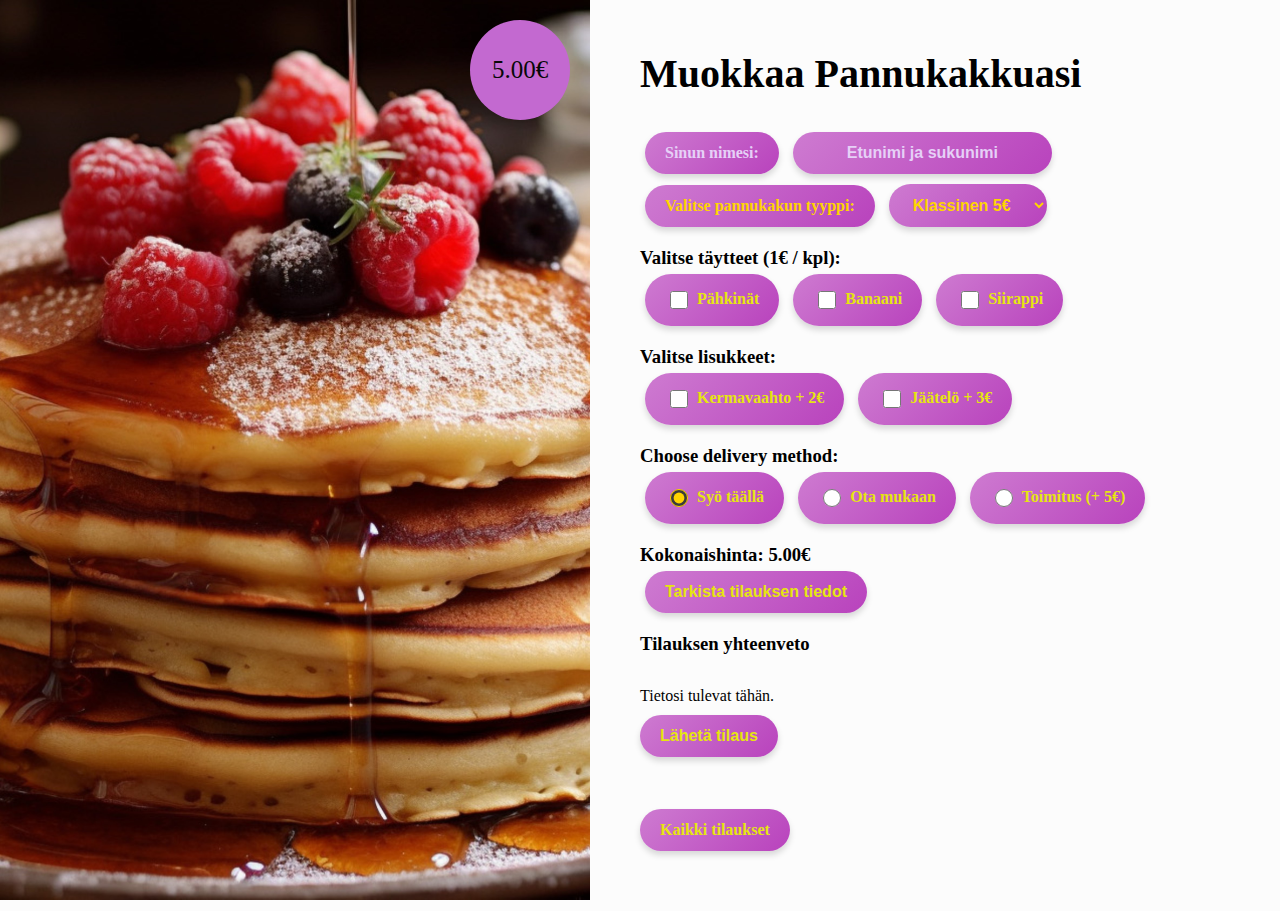
<file: index.html>
<!DOCTYPE html>
<html lang="en">
<head>
<meta charset="UTF-8" />
<title>Tilaa pannukakku</title>
<link rel="preconnect" href="https://fonts.googleapis.com">
<link rel="preconnect" href="https://fonts.gstatic.com" crossorigin>
<link href="https://fonts.googleapis.com/css2?family=Red+Hat+Display:ital,wght@0,300..900;1,300..900&display=swap" rel="stylesheet">
<link rel="stylesheet" href="style.css" />
</head>
<body>
<div class="container">
<div class="image-container">
<img src="images/vecteezy_pancakes-image-hd_30625217.jpg" alt="Delicious pancakes" />
<div class="price-banner"><span id="totalPrice">5.00€</span></div>
</div>

<div class="form-container">
<h2>Muokkaa Pannukakkuasi</h2>

<form id="pancakeForm">
<!-- Asiakkaan nimi -->
<label for="customerName">Sinun nimesi:</label>
<input type="text" id="customerName" placeholder="Etunimi ja sukunimi" required />

<!-- Pannukakun vaihehtot -->
<label for="type">Valitse pannukakun tyyppi:</label>
<select id="type">
<option data-price="5">Klassinen 5€</option>
<option data-price="6">Suklaa 6€</option>
<option data-price="7">Mustikka 7€</option>
</select>

<!-- toppings -->
<h3>Valitse täytteet (1€ / kpl):</h3>
<label>
 <input type="checkbox" class="topping" data-price="1" /> Pähkinät
</label>
<label>
<input type="checkbox" class="topping" data-price="1" /> Banaani
</label>
<label>
<input type="checkbox" class="topping" data-price="1" /> Siirappi
</label>

<!-- lisukkeet -->
<h3>Valitse lisukkeet:</h3>
<label>
<input type="checkbox" class="extra" data-price="2" /> Kermavaahto
+ 2€</label
>
<label
><input type="checkbox" class="extra" data-price="3" /> Jäätelö +
3€</label
>

<!-- Toimitustapa -->
<h3>Choose delivery method:</h3>
<label><input
type="radio"
name="delivery"
class="delivery"
data-price="0"
checked/>
Syö täällä</label>
<label>
<input
type="radio"
name="delivery"
class="delivery"
data-price="0"
/>
Ota mukaan</label>
<label>
<input
type="radio"
name="delivery"
class="delivery"
data-price="5"
/>
Toimitus (+ 5€)</label>


<!-- Kokonaishinnan näyttäminen -->
<h3>Kokonaishinta: <span id="totalPriceDisplay">5.00€</span></h3>

<!-- Tarkista tilaus -nappi -->
<button type="button" id="seeOrder">Tarkista tilauksen tiedot</button>
</form>

<!-- Tilauksen yhteenvedon esittäminen -->
<div id="orderSummary">
<h3>Tilauksen yhteenveto</h3>
<p id="summaryText">Tietosi tulevat tähän.</p>
</div>
<button type="button" id="submitOrder">Lähetä tilaus</button>
<p><a href="orders.html">Kaikki tilaukset</a></p>

</div>
</div>

<script src="script.js"></script>
</body>
</html>
</file>
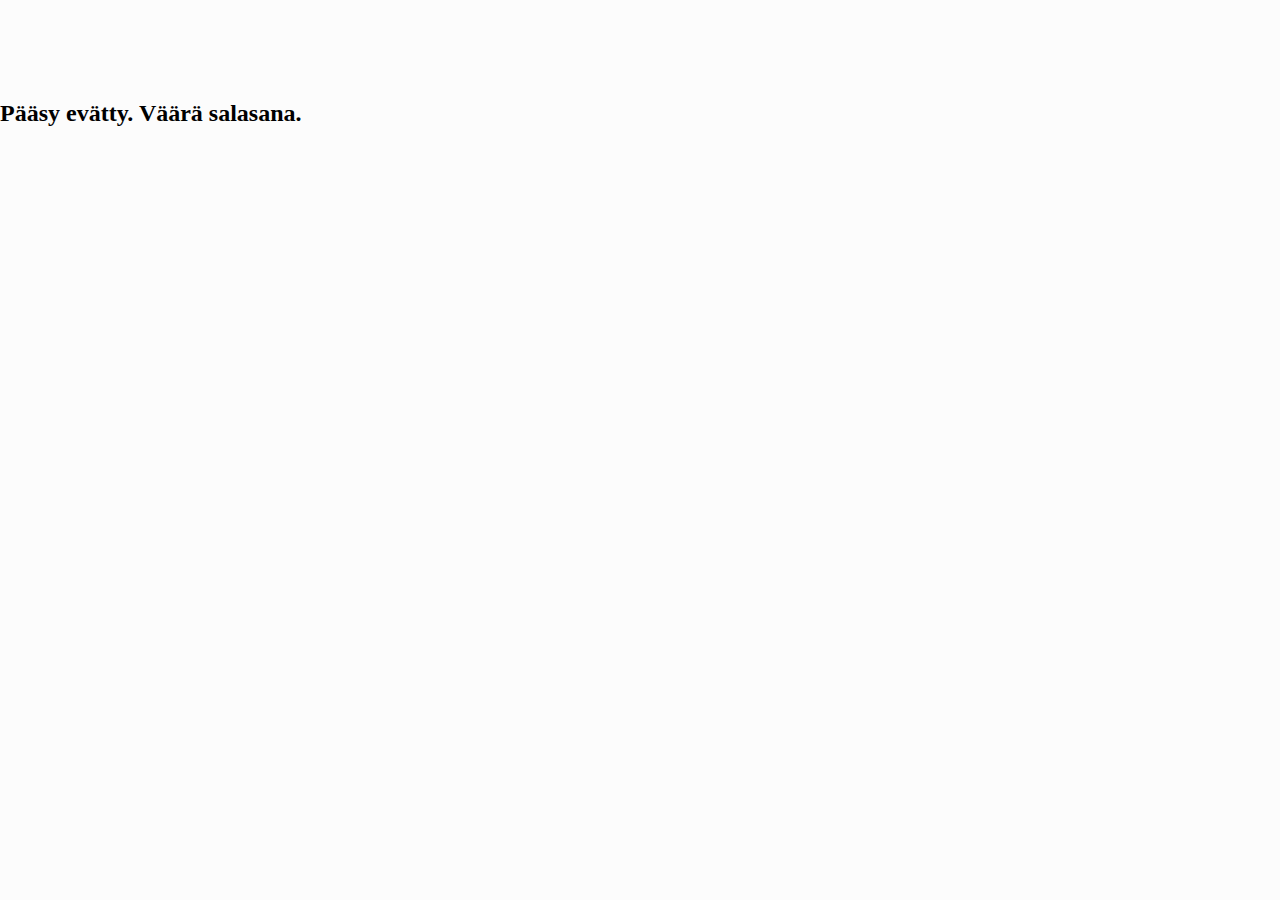
<file: orders.html>
<!DOCTYPE html>
<html lang="fi">
<head>
<meta charset="UTF-8">
<title>Kaikki tilaukset</title>
<link rel="stylesheet" href="orders.css">
</head>

<body>

<header class="header">
<h1>Kaikki tilaukset</h1>
<p><a href="index.html">⬅ Takaisin etusivulle</a></p>


<label for="statusFilter">Suodata tilan mukaan:</label>
<select id="statusFilter">
<option value="all">Kaikki</option>
<option value="waiting"> 🟡 waiting</option>
<option value="ready"> 🔵 ready</option>
<option value="delivered"> 🟢 delivered</option>
</select>

<label for="searchInput">Hae asiakkaan nimellä tai ID:llä:</label>
<input type="text" id="searchInput" placeholder="Haku...">
</header>



<main class="main-content">
<div id="ordersList"></div>
</main>

<button id="scrollTopBtn" title="Palaa ylös">⬆</button>
<script src="orders.js"></script>
</body>
</html>
</file>
<file: style.css>
*{
margin: 0;
padding: 0;
box-sizing: border-box;

}


body {
background-color: rgb(252, 252, 252);
display: flex;
justify-content: center;
align-items: center;
margin: 0;
min-height: 100vh;
overflow: auto;
}

.container {
display: flex;
align-items: flex-start;
justify-content: center;
width: 100vw;
}

.image-container {
position: relative;
flex: 1;
min-height: 100vh;
}

.image-container img {
object-fit: cover;
width: 100%;
height: 100vh;
}

.form-container {
flex: 1;
padding: 50px;
min-height: 100vh;
overflow-y: auto;
}

.price-banner {
position: absolute;
top: 20px;
right: 20px;
background-color: rgb(195, 105, 208);
color: rgb(8, 8, 8);
border-radius: 50%;
width: 100px;
height: 100px;
display: flex;
justify-content: center;
align-items: center;
font-size: 25px;
}

h2 {
margin-bottom: 30px;
font-size: 2.5rem;
}
h3 {
margin-top: 15px;

}

input[type="checkbox"] {
margin-right: 5px;
}

select,
label {
display: block;
margin-top: 10px;
}

p {
text-align: left;
margin-top: 2rem;
}




button,
input[type="submit"],
input[type="button"],
input[type="text"],
select,
label,
a {
display: inline-block;
padding: 12px 20px;
margin: 10px 0;
border: none;
border-radius: 30px;
background: linear-gradient(135deg, hsl(298, 48%, 65%), hsl(298, 48%, 50%));
color: hsl(60, 88%, 48%);
font-size: 16px;
font-weight: 600;
text-align: center;
text-decoration: none;
cursor: pointer;
transition: all 0.3s ease;
box-shadow: 0 4px 6px rgba(0,0,0,0.15);
}

button:hover,
input[type="submit"]:hover,
input[type="button"]:hover,
input[type="text"]:hover,
select:hover,
label:hover,
a:hover {
background: linear-gradient(135deg, hsl(298, 48%, 45%), hsl(298, 48%, 35%));
color: hsl(50,100%,60%);
transform: translateY(-2px);
box-shadow: 0 6px 10px rgba(0,0,0,0.2);
}

button:active,
input[type="submit"]:active,
input[type="button"]:active,
label:active,
a:active {
transform: translateY(1px);
box-shadow: 0 2px 5px rgba(0,0,0,0.2);

}


#pancakeForm label,
#pancakeForm input[type="text"],
#pancakeForm select,
#pancakeForm button,
#pancakeForm .topping,
#pancakeForm .extra,
#pancakeForm .delivery {
margin: 5px;
}



label[for="customerName"],
#customerName {
display: inline-flex;      
align-items: center;       
gap: 10px;                 
color:  rgb(230, 208, 247); 
}

#customerName::placeholder {
color: rgb(230, 208, 247); 

}


label[for="type"],
#type {
display: inline-flex;      
align-items: center;
gap: 10px;
margin-top: 15px;         
padding: 12px 20px;
border-radius: 30px;
background: linear-gradient(135deg, hsl(298, 48%, 65%), hsl(298, 48%, 50%));
color: hsl(50,100%,50%);
font-size: 16px;
font-weight: 600;
text-align: center;
text-decoration: none;
cursor: pointer;
transition: all 0.3s ease;
box-shadow: 0 4px 6px rgba(0,0,0,0.15);
  
}



label[for="type"]:hover,
#type:hover {
background: linear-gradient(135deg, hsl(298, 48%, 45%), hsl(298, 48%, 35%));
color: hsl(0, 100%, 60%);
transform: translateY(-2px);
box-shadow: 0 6px 10px rgba(0,0,0,0.2);
}


label[for="type"]:active,
#type:active {
transform: translateY(1px);
box-shadow: 0 2px 5px rgba(0,0,0,0.2);
}

#type {
width: max-content;  
display: inline-flex; 
background-color: rgb(230, 208, 247); 
position: relative;       
border: none;
border-radius: 30px;
padding: 12px 20px;
font-size: 16px;
font-weight: 600;
cursor: pointer;
box-shadow: 0 4px 6px rgba(0,0,0,0.15);
appearance: auto; 
width: max-content;


}

#type::after {
content: "v";            
position: absolute;
right: 15px;             
top: 50%;
transform: translateY(-50%);
font-weight: bold;
color: #000;
pointer-events: none;    
}



#type:hover {
background: linear-gradient(135deg, hsl(298, 48%, 45%), hsl(298, 48%, 35%));
color: hsl(50,100%,60%);
transform: translateY(-2px);
box-shadow: 0 6px 10px rgba(0,0,0,0.2);
}



#seeOrder,
#submitOrder {
display: inline-block;
margin-right: 10px;
}


#pancakeForm > .form-row {
display: flex;
flex-wrap: wrap;
gap: 10px;
margin-bottom: 15px;
}


input[type="checkbox"],
input[type="radio"] {
width: 18px;
height: 18px;
accent-color:hsl(50,100%,50%);
margin-right: 8px;
vertical-align: middle;
box-shadow: none;
background:rgb(152, 121, 176); 
border-radius: 6px;
cursor: pointer;
}
input[type="checkbox"]:hover,
input[type="radio"]:hover {
box-shadow: 0 0 5px rgba(0,0,0,0.2);
}
</file>
<file: orders.css>
* {
margin: 0;
padding: 0;
box-sizing: border-box;

}

.header {
width: 100%;
background-color: hsl(297, 57%, 70%); 
padding: 1rem 2rem;
font-family: "Red Hat Display";
color:white;
display: flex;
justify-content: space-between;
align-items: center;
flex-wrap: wrap; 
box-sizing: border-box;
position: fixed;
top: 0;
left: 0;
z-index: 1000;  
}


a {
color: white;
}

body {
background-color: rgb(252, 252, 252);
color: #000000;
display: flex;
flex-direction: column;
margin: 0;
min-height: 100vh;
padding-top: 100px;
}

.main-content {
flex: 1;
padding: 1rem;

}


select,
label {
display: block;
margin-top: 10px;
font-weight: bold;
}

select,
input[type="text"] {
padding: 0.4rem;
font-size: 1rem;
margin-bottom: 1rem;
width: 100%;
max-width: 300px;
}

#ordersList {
display: flex;        
justify-content: center; 
gap: 30px;            
flex-wrap: wrap;      
padding: 20px;
}

.order {
width: 250px;
padding: 10px;
border-radius: 8px;
box-shadow: 0 2px 5px rgba(0,0,0,0.1);
}

.order.waiting {
background-color: #fff8c4;
border-left: 5px solid #ffd700;
padding: 10px;
margin-bottom: 10px;
}

.order.ready {
background-color: #cce5ff;
border-left: 5px solid #3399ff;
}

.order.delivered {
background-color: #d4edda;
border-left: 5px solid #28a745;
}

.deleteBtn {
margin-top: 0.5rem;
padding: 0.5rem;
background:  hsl(298, 48%, 50%);
color: white;
border: none;
border-radius: 6px;
cursor: pointer;
font-size: 1rem;
}

.deleteBtn:disabled {
background: #ccc;
cursor: not-allowed;
}  

#scrollTopBtn {
display: none;
position: fixed;
bottom: 30px;
right: 30px;
z-index: 1001;
font-size: 24px;
background-color: hsl(298, 48%, 50%);
color: white;
border: none;
border-radius: 50%;
width: 50px;
height: 50px;
cursor: pointer;
align-items: center;
justify-content: center;
box-shadow: 0 4px 6px rgba(0, 0, 0, 0.3);
transition: opacity 0.3s ease;
}

#scrollTopBtn:hover {
background-color: hsl(298, 48%, 40%);
}


@media (max-width: 600px) {
.order {
width: 100%;
}
}
</file>
